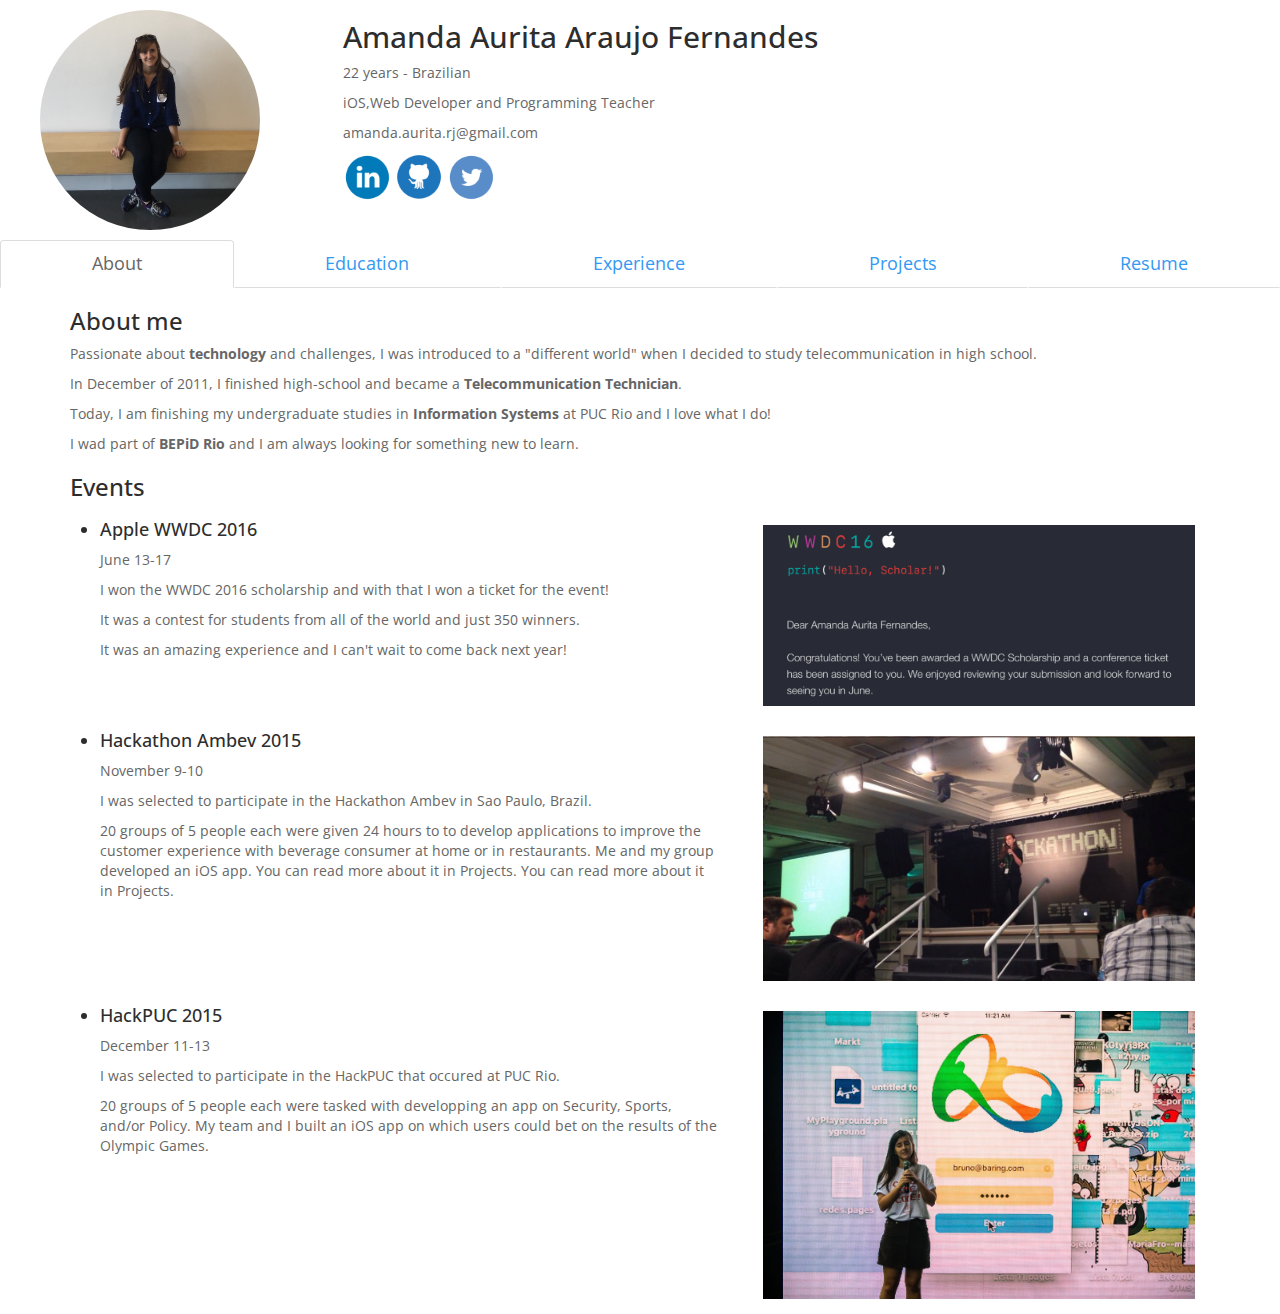
<file: index.html>
<!DOCTYPE html>
<html lang="en">
<head>
    <meta charset="UTF-8">
    <link href="style/bootstrap.css" rel="stylesheet">
    <link href="style/mystyle.css" rel="stylesheet">
    <script src="https://ajax.googleapis.com/ajax/libs/jquery/1.12.4/jquery.min.js"></script>
    <script src="http://maxcdn.bootstrapcdn.com/bootstrap/3.3.6/js/bootstrap.min.js"></script>
    <title>Amanda Aurita's personal website</title>
</head>
<body>

<div class="col-md-12" style="height: 20%">
    <div class="col-md-3">
        <img src="public/atApple.JPG" class="img-circle" alt="Amanda Aurita" id="profilepic">
    </div>
    <div class="col-md-9">
        <h2>Amanda Aurita Araujo Fernandes</h2>
        <p>22 years - Brazilian</p>
        <p>iOS,Web Developer and Programming Teacher</p>
        <p>amanda.aurita.rj@gmail.com</p>
        <a href="https://www.linkedin.com/in/amandaaurita" target="_blank">
            <img alt="Linkedin" src="public/linkedin.png" width="48" height="48">
        </a>
        <a href="https://github.com/amandaaurita" target="_blank">
            <img alt="GitHub" src="public/github.png" width="48" height="48">
        </a>
        <a href="https://twitter.com/amanda_aurita" target="_blank">
            <img alt="Twitter" src="public/twitter.png" width="48" height="48">
        </a>

    </div>


</div>

<ul class="nav nav-tabs nav-justified">
    <li class="active"><a data-toggle="tab" href="#about">About</a></li>
    <li><a data-toggle="tab" href="#education">Education</a></li>
    <li><a data-toggle="tab" href="#experience">Experience</a></li>
    <li><a data-toggle="tab" href="#projects">Projects</a></li>
    <li><a data-toggle="tab" href="#resume">Resume</a></li>
</ul>

<div class="container">
    <div class="tab-content">

        <!-- ABOUT-->
        <div id="about" class="tab-pane fade in active">

            <h3>About me</h3>
            <p>Passionate about <b>technology</b> and challenges, I was introduced to a "different world" when I decided to study telecommunication in high school.</p>
            <p>In December of 2011, I finished high-school and became a <b>Telecommunication Technician</b>.</p>
            <p>Today, I am finishing my undergraduate studies in <b>Information Systems</b> at PUC Rio and I love what I do!</p>
            <p>I wad part of <b>BEPiD Rio</b> and I am always looking for something new to learn.</p>

            <h3>Events</h3>
            <!-- WWDC-->
            <div class="col-md-12">
                <div class="col-md-7">
                    <h5><li> Apple WWDC 2016 </li></h5>
                    <p>June 13-17</p>
                    <p>I won the WWDC 2016 scholarship and with that I won a ticket for the event!</p>
                    <p>It was a contest for students from all of the world and just 350 winners.</p>
                    <p>It was an amazing experience and I can't wait to come back next year!</p>
                </div>
                <div class="col-md-5">
                    <img src="public/wonww.png" alt="WWDC 2016" style="width: 100%; height: 80%; margin: 15px">

                </div>
            </div>

            <!-- AMBEV-->
            <div class="col-md-12">
                <div class="col-md-7">
                    <h5><li> Hackathon Ambev 2015</li></h5>
                    <p>November 9-10</p>
                    <p>I was selected to participate in the Hackathon Ambev in Sao Paulo, Brazil.</p>
                    <p>20 groups of 5 people each were given 24 hours to  to develop applications to improve the customer
                        experience with beverage consumer at home or in restaurants.
                        Me and my group developed an iOS app. You can read more about it in Projects.
                        You can read more about it in Projects.</p>
                </div>
                <div class="col-md-5">
                    <img src="public/ambev.jpg" alt="Hackathon Ambev" style="width: 100%; height: 60%; margin: 15px">
                </div>
            </div>

            <!-- HackPUC-->
            <div class="col-md-12">
                <div class="col-md-7">
                    <h5><li> HackPUC 2015</li></h5>
                    <p>December 11-13</p>
                    <p>I was selected to participate in the HackPUC that occured at PUC Rio.
                    <p>20 groups of 5 people each were tasked with developping an app on Security, Sports, and/or Policy.
                    My team and I built an iOS app on which users could bet on the results of the Olympic Games. </p>

                </div>
                <div class="col-md-5">
                    <img src="public/hp.jpg" alt="HackPUC 2015" style="width: 100%; height: 60%; margin: 15px">
                </div>
            </div>




        </div>

        <!-- EDUCATION -->
        <div id="education" class="tab-pane fade">

            <!-- PUC Rio -->
            <div class="col-md-12">
                <div class="col-md-6">
                    <h3>Pontifical Catholic University of Rio de Janeiro</h3>
                    <p>Bachelor's degree in Information Systems</p>
                    <p>03/2013 - Present</p>
                    <h5><li> About </li></h5>
                    <i>
                        "The PUC-Rio computer courses, which have been steadily evaluated among the best in Brazil,
                        form professionals capable to act in the disputed labor market, which still shows strong and continuous growth."
                        <br>
                        <br>
                        "The bachelor's degree in Information Systems prepares the student to act in the management, development,
                        use and evaluation of current information technologies, which are used within organizations.
                        For this purpose, the course offers a basic formation in Computing, Mathematics and Administration
                        combined with new software development project techniques."

                    </i>

                    <a href="http://www.ctc.puc-rio.br/?pag=cursos#5" target="_blank">Read more</a>


                </div>
                <div class="col-md-6">
                    <img src="public/puc-building.jpg" alt="PUC Rio" id="studiespic">
                    <p>More information at <a href="http://www.puc-rio.br/english/" target="_blank">PUC Rio site</a>.</p>

                </div>
                <div class="col-md-12" style="margin-bottom: 15px">
                    <h5><li> Relevant Classes Taken  </li></h5>
                    <div class="col-md-6" style="margin-bottom: 15px">
                        INF1004 - Programming I <br>
                        INF1008 - Introducing to Computer Architecture <br>
                        INF1009 - Logic for Computation <br>
                        INF1403 - Introduction to HCI <br>
                        INF1006 - Programming II <br>
                        INF1020 - Information Systems Principles <br>
                        MAT1157 - Single Variable Calculus A <br>
                        MAT1158 - Single Variable Calculus B <br>
                        MAT1200 - Linear Algebra <br>
                        INF1010 - Advanced Data Structures <br>
                        INF1012 - Data Modeling <br>
                        INF1018 - Low Level Software <br>
                        INF1019 - Computation Systems <br>
                        ADM1010 - Empresarial Analysis <br>
                        ADM1019 - Finances <br>
                        ADM1006 - Administrative Analysis <br>
                    </div>
                    <div class="col-md-6" style="margin-bottom: 15px">
                        INF1301 - Modular Programming <br>
                        INF1383 - Databases I <br>
                        INF1340 - Databases II <br>
                        INF1341 - Databases III <br>
                        INF1377 - Requirements Engineering <br>
                        INF1631 - Discret Structures <br>
                        INF1636 - Object Oriented Programming <br>
                        MAT1162 - Multivariable Calculus <br>
                        ENG1029 - Probability and Statistic <br>
                        INF1013 - Software Modeling <br>
                        INF1408 - Process Analysis <br>
                        INF1410 - Informatic Project Management <br>
                        INF1626 - Formal Languages and Automatas <br>
                        INF1317 - Computer Network <br>
                        INF1405 - Systems Development <br>
                        INF1407 - WEB Programming <br>
                        INF1413 - Software Test <br>
                    </div>

                </div>


            </div>

            <!-- ETEFEV -->
            <div class="col-md-12">
                <div class="col-md-6">
                    <h3>Technical School Ferreira Viana	</h3>
                    <p>Telecommunication Technician</p>
                    <p>02/2009 - 12/2011</p>
                    <h5><li>About </li></h5>
                    Telecommunication Technician is a professional with high-school degree and technical and scientific training and with practices knowledges in devices,
                    circuits and electronic equipments targeted to telecommunications, with the entitled to exercise planning activities and projects under supervision,
                    installation, operation, control and maintenance of equipment and systems, and demonstrate the ability of  transformation of techniques or environments
                    always aiming to improve the quality of life.


                </div>
                <div class="col-md-6">
                    <img src="public/etefev.jpg" alt="PUC Rio" id="studiespic">

                </div>


                <div class="col-md-12">
                    <br>
                    <h5><li> Studied Subjects  </li></h5>
                    <div class="col-md-4">
                        Technical Drawing  <br>
                        Electricity   <br>
                        Electricity Laboratory   <br>
                        Organisations and Standards  <br>
                        Workplace Safety   <br>
                        Telecommunications Systems   <br>
                    </div>
                    <div class="col-md-4">
                        Analog and Digital Communications <br>
                         Analog and Digital Electronics <br>
                        Analog and Digital electronics Laboratory  <br>
                        Telecommunication Laboratory I  <br>
                         Psychology of Human Relations  <br>
                        Computation Systems <br>

                    </div>
                    <div class="col-md-4">
                        Telephony <br>
                        Optics communications  <br>
                        Free-space Communication  <br>
                        Telecommunication laboratory II <br>
                        Signal processing <br>
                        Television systems <br>
                        Network technology <br>
                    </div>
                </div>

            </div>
        </div>


        <!-- EXPERIENCE-->
        <div id="experience" class="tab-pane fade">


            <div class="col-md-6" style="border-right: 1px solid lightskyblue">
                <h3>BEPiD - Brazil Education Program for iOS Development</h3>
                <p>iOS Developer</p>
                <p>11/2014 - 12/2015</p>
                <p>This program is where I was first introduced to <b>iOS</b> development. I started with <b>Objective-C</b>,
                    with which three colleagues and I built an education app for children.
                    Following that project, I started learning Swift. I love it, so I've used it to build most
                    of the apps I've made.</p>
                <p>After that, still at the beginning of the project, I started learning <b>swift</b>.
                    I loved this language, so I used to  make the most apps that I have.</p>
                <p> I also learned the CBL - Challenge Based Learning.
                    You can read more about it <a href="http://www.challengebasedlearning.org/pages/welcome" target="_blank">here</a>. </p>

            </div>
            <div class="col-md-6">
                <h3>Greentec Telecommunication and Informatics Services </h3>
                <p>Telecommunication Technician (Trainee)</p>
                <p>11/2012 - 03/2013</p>
                <p>Activities: Maintenance and configuration of telephone exchanges software,
                    network deployment and structured cabling in commercial buildings and residences ,
                    network certification.
                </p>

            </div>




        </div>

        <!-- PROJECTS -->
        <div id="projects" class="tab-pane fade">

            <!-- iOS -->
            <h3>iOS Projects</h3>
            <p>Apps made in challenges at BEPiD</p>

            <!-- We Can Move-->
            <div class="col-md-12" style="border-bottom: 1px solid gainsboro">
                <div class="col-md-9" >
                    <h5><li>We Can Move </li></h5>
                    <p>This app was made with more 2 people on a 2 week challenge with free theme.
                        So, me and my team decided to do something that represent us: Music, Dance and Creativity.
                    We think about an app that the user could come up with a choreography by moving your arms and then,
                    the opponent will have to mimic your movements as best as he can. </p>
                    <p>This app was made in <b>swift</b>. We used the <b>Core Motion</b> Framework to capture
                        the movements and the <b>Av Foundation Framework</b> for the music.</p>
                    <p>You can download the We Can Move app at the <a href="https://itunes.apple.com/us/app/we-can-move/id1005996193?ls=1&mt=8" target="_blank">App Store</a>.</p>
                </div>
                <div class="col-md-3">
                    <img src="public/iOS1.PNG" alt="We Can Move" id="appPhoto">
                </div>
            </div>

            <!-- DayPic -->
            <div class="col-md-12" style="border-bottom: 1px solid gainsboro">
                <div class="col-md-9">
                    <h5><li>Day Pic </li></h5>
                    <p>This app was made with more 4 people on a 3 week challenge.
                        It is an entertainment app to take pictures and make a timelapse with them. </p>
                    <p>How it works: You create an album, and take some pictures.
                        The app will make for you a timelapse video and then you will be able to store on your iPhone and share with people. </p>
                    <p>This app was made in <b>swift</b>. We used the <b>Core Data</b> Framework to save the photos, <b>EventKit</b>, <b>CoreGraphics</b> and other Frameworks.</p>
                    <p>You can download the DayPic app at the <a href="https://itunes.apple.com/br/app/daypic-moments-timelapse-video/id1055750052?l=en&mt=8" target="_blank">App Store</a>.</p>
                </div>
                <div class="col-md-3">
                    <img src="public/iOS2.PNG" alt="DayPic" id="appPhoto">
                </div>
            </div>

            <!-- Tutti Doces -->
            <div class="col-md-12" style="border-bottom: 1px solid gainsboro" >
                <div class="col-md-9">
                    <h5><li>Tutti Doces</li></h5>
                    <p>I made this app on a 3 day challenge at BEPiD.
                        The theme was free, so I decided to make an app about my candy brand. </p>
                    <p>People can see my history, the candys that I sell and call me through the app.</p>
                    <p>You can download the TuttiDoces app at the <a href="https://itunes.apple.com/br/app/tuttidoces/id992237371?l=en&mt=8" target="_blank">App Store</a>.</p>
                </div>
                <div class="col-md-3">
                    <img src="public/iOS3.PNG" alt="Tutti Doces" id="appPhoto">
                </div>
            </div>

            <!-- Reduce, Reuse, Recycle -->
            <div class="col-md-12" style="border-bottom: 1px solid gainsboro" >
                <div class="col-md-6">
                    <h5><li>Reduce, Reuse, Recycle</li></h5>
                    <p>This is an iPad educational game for kids to learn how to recycle. </p>
                    <p>This app was made in <b>objective-c </b> and this was my first iOS app.</p>
                    <p>How it works: In each level you can see a lot of trash inside the scenario.
                        You have to select each of them and drag to the correct trash can. </p>
                </div>
                <div class="col-md-3">
                    <img src="public/rrr1.PNG" alt="Reduce, Reuse, Recycle" id="rrr">

                </div>
                <div class="col-md-3">
                    <img src="public/rrr2.PNG" alt="Reduce, Reuse, Recycle" id="rrr">
                </div>
            </div>

            <!-- Cerva-se -->
            <div class="col-md-12" style="border-bottom: 1px solid gainsboro" >
                <div class="col-md-9">
                    <h5><li>Cerva-se</li></h5>
                    <p>This was the app I made at Ambev Hackathon. </p>
                    <p>This hachathon was like a startup weekend. So we had to think about a problem, validate the problem,
                        develop a solution and then validade the solution.</p>
                    <p>Me and my team developed an iOs App in swift called Cerva-se. With it you don`t need wait for a waiter at a restaurante.
                        You can just choose the drink you want, pay with the app and get your drink (beer) with an QRCode. </p>
                </div>
                <div class="col-md-3">
                    <img src="public/cervase.png" alt="Cerva-se" id="appPhoto">
                </div>
            </div>

            <!-- MOC -->
            <div class="col-md-12" style="border-bottom: 1px solid gainsboro; margin-bottom: 15px">
                <div class="col-md-9">
                    <h5><li>MOC </li></h5>
                    <p>This app was my final project at BEPiD and I made it with 3 more people.</p>
                    <p>The idea of this app is to schedule surgery. You have to fill up the surgery form and send to the Hospital. </p>
                    <p>We mad this app with swift. We used <b>Core Data</b> and the <b>PostgreSQL</b> Database to send the data to the web server.
                        We used <b>PHP</b> on the server side. </p>
                    <!-- https://www.youtube.com/watch?v=LitroLiUXGc -->
                </div>
                <div class="col-md-3">
                    <img src="public/iOS4.PNG" alt="MOC" id="appPhoto" style="border: 1px solid lightskyblue">
                </div>
            </div>

            <!-- PUC -->
            <h3>PUC Projects</h3>
            <p>These are the projects I made in some subjects at school</p>

            <!-- SSS -->
            <div class="col-md-12" style="border-bottom: 1px solid gainsboro">
                <h5><li>SSS - Schedule Surgery System</li></h5>
                <div class="col-md-6">
                    <p>This project I developed on the INF1405 - Systems Development subject where I had to choose
                        a system do model and developed. So I decided to make a <b>WEB</b> project for the MOC app that I had
                        developed at BEPiD.</p>
                    <p> This is a schedule surgery system with two WEB sites, one for the hospital and another for the doctors.</p>
                    <p> The doctor fill up the surgery form and send to the hospital. The hospital can change the status and accept or not the surgery.</p>
                    <p>I made this system with <b>HTML</b>, <b>CSS/Bootstrap</b>, <b>Java Script</b>, <b>MeteorJS</b> Framework and <b>MongoDB</b>. </p>

                </div>
                <div class="col-md-6">
                    <div class="col-md-6">
                        <img src="public/sss.png" alt="Schedule Surgery System" id="pucProject">
                    </div>
                    <div class="col-md-6">
                        <img src="public/sss1.png" alt="Schedule Surgery System"  id="pucProject" style="border: none; margin-bottom: 15px">
                    </div>
                </div>
            </div>

            <!-- WAR -->
            <div class="col-md-12" style="border-bottom: 1px solid gainsboro">
                <h5><li>WAR</li></h5>
                <div class="col-md-6">
                    <p>I made this project on the INF1301 - Modular Programming subject where
                        I had to develop the entire WAR Game for desktop in <b>Java</b>.</p>
                    <p>
                        You have to choose a minimum of three players. The game will give to you the order and then,
                        when you start the game, it will give randomically the territories and the goal for each player.
                        The circles are the armies. All the rules were implemented: The first round, each player choose
                        where to put the armies; From the second level, the player can attack order player in order to conquer
                        a territory; The dice were implemented and the territories card too.
                    </p>
                </div>
                <div class="col-md-3">
                    <img src="public/war1.png" alt="WAR" id="pucProject" style="margin-bottom: 15px">
                </div>
                <div class="col-md-3">
                    <img src="public/war2.png" alt="WAR"  id="pucProject" style="margin-bottom: 15px">
                </div>



            </div>

        </div>


        <!-- RESUME -->
        <div id="resume" class="tab-pane fade">
            <div class="col-md-12" id="top">
                <h2>Amanda Aurita Araujo Fernandes</h2>
                <p>Brazilian - 1994/02/27 <br>
                    C: +55 21 987306920 <br>
                    E-mail: amanda.aurita.rj@gmail.com  <br>
                    Linkedin: www.linkedin.com/in/amandaaurita  <br>
                    Github: https://github.com/amandaaurita </p>
            </div>

            <h3>Education</h3>
            <div class="col-md-12" style="border-top: 1px solid darkgray; margin-bottom: 15px">
                <h4>Pontifical Catholic University of Rio de Janeiro</h4>
                <h5>Bachelor: Information System </h5>
                <p>2013 - 2017 </p>
                <p>Rio de Janeiro - Rio de Janeiro, Brazil </p>

                <h4>Technical School Ferreira Viana</h4>
                <h5>Technician: Telecommunication</h5>
                <p>2009 - 2011</p>
                <p>Rio de Janeiro - Rio de Janeiro, Brazil </p>

            </div>

            <h3>Work Experience</h3>
            <div class="col-md-12" style="border-top: 1px solid darkgray; margin-bottom: 15px">
                <h4>Brazil Education Program for iOS Development</h4>
                <h5>iOS Developer</h5>
                <p>November 2014 to December 2015 </p>
                <p>Rio de Janeiro - Rio de Janeiro </p>
                <p>Mobile development with Objective-C and Swift. 3 apps published on the AppStore. </p>

                <h4>Greentec Telecommunication and Informatics Services </h4>
                <h5>Telecommunication Technician (Trainee)</h5>
                <p>November 2012 to March 2013 </p>
                <p>Rio de Janeiro - Rio de Janeiro, Brazil </p>
                <p>Maintenance and configuration of telephone exchanges software, network deployment and structured cabling in commercial buildings and residences , network certification.</p>
            </div>

            <h3>Technical Skills </h3>
            <div class="col-md-12" style="border-top: 1px solid darkgray; margin-bottom: 15px">
                <ul style="margin: 15px;">
                    <li>Desktop Development: <b>Java, C, Delphi, C++ </b> </li>
                    <li>iOS Development: <b>Swift, Objective-C, Cocoa Touch, Auto Layout</b></li>
                    <li>Front-End Web Development: <b>HTML, CSS / Bootstrap, JavaScript / JQuery</b></li>
                    <li>Back-End Web Development: <b>Php, Java Web, MeteorJS </b></li>
                    <li>Databases: <b>PostgreSQL, MySQL, Oracle, MongoDB</b></li>
                </ul>

            </div>

            <h3>Honors and Awards</h3>
            <div class="col-md-12" style="border-top: 1px solid darkgray; margin-bottom: 15px">
                <ul style="margin: 15px;">
                    <li>Apple Worldwide Developer Conference Scholarship Winner 2016</li>
                    <li>Participation at Hackathon Ambev - November 2015 in Sao Paulo - Brazil</li>
                </ul>
            </div>


        </div>
    </div>
</div>


</body>
</html>
</file>
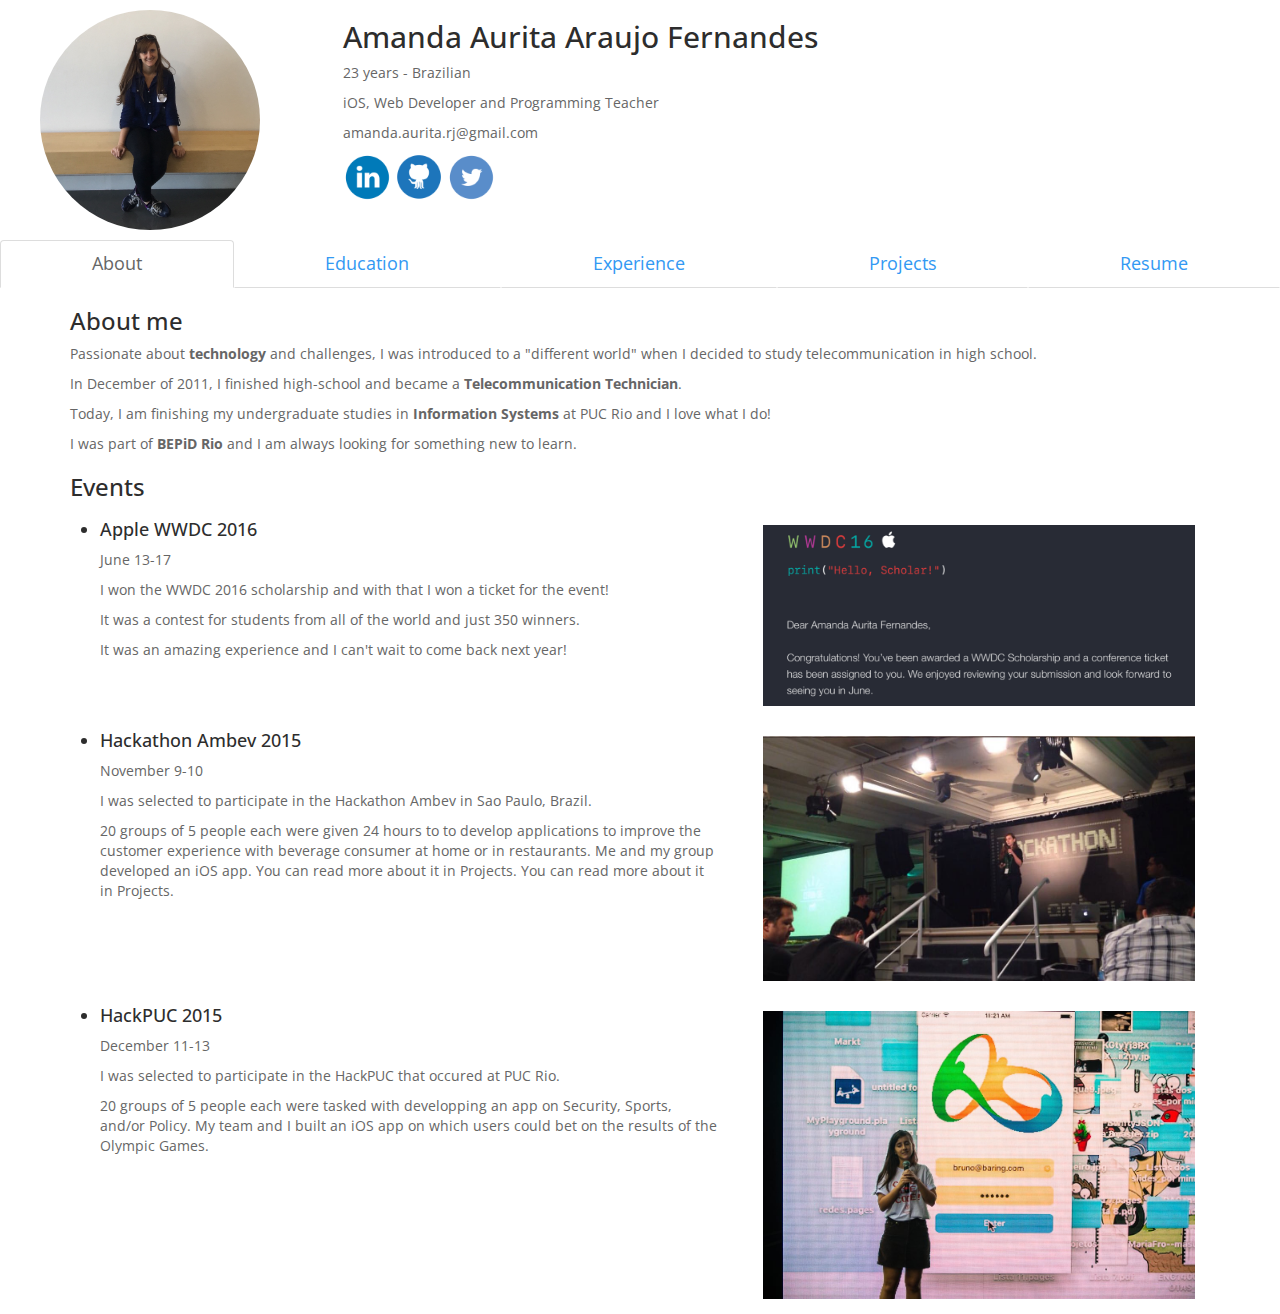
<file: site/index.html>
<!DOCTYPE html>
<html lang="en">
<head>
    <meta charset="UTF-8">
    <link href="style/bootstrap.css" rel="stylesheet">
    <link href="style/mystyle.css" rel="stylesheet">
    <script src="https://ajax.googleapis.com/ajax/libs/jquery/1.12.4/jquery.min.js"></script>
    <script src="http://maxcdn.bootstrapcdn.com/bootstrap/3.3.6/js/bootstrap.min.js"></script>
    <title>Amanda Aurita's personal website</title>
</head>
<body>

<div class="col-md-12" style="height: 20%">
    <div class="col-md-3">
        <img src="public/atApple.JPG" class="img-circle" alt="Amanda Aurita" id="profilepic">
    </div>
    <div class="col-md-9">
        <h2>Amanda Aurita Araujo Fernandes</h2>
        <p>23 years - Brazilian</p>
        <p>iOS, Web Developer and Programming Teacher</p>
        <p>amanda.aurita.rj@gmail.com</p>
        <a href="https://www.linkedin.com/in/amandaaurita" target="_blank">
            <img alt="Linkedin" src="public/linkedin.png" width="48" height="48">
        </a>
        <a href="https://github.com/amandaaurita" target="_blank">
            <img alt="GitHub" src="public/github.png" width="48" height="48">
        </a>
        <a href="https://twitter.com/amanda_aurita" target="_blank">
            <img alt="Twitter" src="public/twitter.png" width="48" height="48">
        </a>

    </div>


</div>

<ul class="nav nav-tabs nav-justified">
    <li class="active"><a data-toggle="tab" href="#about">About</a></li>
    <li><a data-toggle="tab" href="#education">Education</a></li>
    <li><a data-toggle="tab" href="#experience">Experience</a></li>
    <li><a data-toggle="tab" href="#projects">Projects</a></li>
    <li><a data-toggle="tab" href="#resume">Resume</a></li>
</ul>

<div class="container">
    <div class="tab-content">

        <!-- ABOUT-->
        <div id="about" class="tab-pane fade in active">

            <h3>About me</h3>
            <p>Passionate about <b>technology</b> and challenges, I was introduced to a "different world" when I decided to study telecommunication in high school.</p>
            <p>In December of 2011, I finished high-school and became a <b>Telecommunication Technician</b>.</p>
            <p>Today, I am finishing my undergraduate studies in <b>Information Systems</b> at PUC Rio and I love what I do!</p>
            <p>I was part of <b>BEPiD Rio</b> and I am always looking for something new to learn.</p>

            <h3>Events</h3>
            <!-- WWDC-->
            <div class="col-md-12">
                <div class="col-md-7">
                    <h5><li> Apple WWDC 2016 </li></h5>
                    <p>June 13-17</p>
                    <p>I won the WWDC 2016 scholarship and with that I won a ticket for the event!</p>
                    <p>It was a contest for students from all of the world and just 350 winners.</p>
                    <p>It was an amazing experience and I can't wait to come back next year!</p>
                </div>
                <div class="col-md-5">
                    <img src="public/wonww.png" alt="WWDC 2016" style="width: 100%; height: 80%; margin: 15px">

                </div>
            </div>

            <!-- AMBEV-->
            <div class="col-md-12">
                <div class="col-md-7">
                    <h5><li> Hackathon Ambev 2015</li></h5>
                    <p>November 9-10</p>
                    <p>I was selected to participate in the Hackathon Ambev in Sao Paulo, Brazil.</p>
                    <p>20 groups of 5 people each were given 24 hours to  to develop applications to improve the customer
                        experience with beverage consumer at home or in restaurants.
                        Me and my group developed an iOS app. You can read more about it in Projects.
                        You can read more about it in Projects.</p>
                </div>
                <div class="col-md-5">
                    <img src="public/ambev.jpg" alt="Hackathon Ambev" style="width: 100%; height: 60%; margin: 15px">
                </div>
            </div>

            <!-- HackPUC-->
            <div class="col-md-12">
                <div class="col-md-7">
                    <h5><li> HackPUC 2015</li></h5>
                    <p>December 11-13</p>
                    <p>I was selected to participate in the HackPUC that occured at PUC Rio.
                    <p>20 groups of 5 people each were tasked with developping an app on Security, Sports, and/or Policy.
                    My team and I built an iOS app on which users could bet on the results of the Olympic Games. </p>

                </div>
                <div class="col-md-5">
                    <img src="public/hp.jpg" alt="HackPUC 2015" style="width: 100%; height: 60%; margin: 15px">
                </div>
            </div>




        </div>

        <!-- EDUCATION -->
        <div id="education" class="tab-pane fade">

            <!-- PUC Rio -->
            <div class="col-md-12">
                <div class="col-md-6">
                    <h3>Pontifical Catholic University of Rio de Janeiro</h3>
                    <p>Bachelor's degree in Information Systems</p>
                    <p>03/2013 - Present</p>
                    <h5><li> About </li></h5>
                    <i>
                        "The PUC-Rio computer courses, which have been steadily evaluated among the best in Brazil,
                        form professionals capable to act in the disputed labor market, which still shows strong and continuous growth."
                        <br>
                        <br>
                        "The bachelor's degree in Information Systems prepares the student to act in the management, development,
                        use and evaluation of current information technologies, which are used within organizations.
                        For this purpose, the course offers a basic formation in Computing, Mathematics and Administration
                        combined with new software development project techniques."

                    </i>

                    <a href="http://www.ctc.puc-rio.br/?pag=cursos#5" target="_blank">Read more</a>


                </div>
                <div class="col-md-6">
                    <img src="public/puc-building.jpg" alt="PUC Rio" id="studiespic">
                    <p>More information at <a href="http://www.puc-rio.br/english/" target="_blank">PUC Rio site</a>.</p>

                </div>
                <div class="col-md-12" style="margin-bottom: 15px">
                    <h5><li> Relevant Classes Taken  </li></h5>
                    <div class="col-md-6" style="margin-bottom: 15px">
                        INF1004 - Programming I <br>
                        INF1008 - Introducing to Computer Architecture <br>
                        INF1009 - Logic for Computation <br>
                        INF1403 - Introduction to HCI <br>
                        INF1006 - Programming II <br>
                        INF1020 - Information Systems Principles <br>
                        MAT1157 - Single Variable Calculus A <br>
                        MAT1158 - Single Variable Calculus B <br>
                        MAT1200 - Linear Algebra <br>
                        INF1010 - Advanced Data Structures <br>
                        INF1012 - Data Modeling <br>
                        INF1018 - Low Level Software <br>
                        INF1019 - Computation Systems <br>
                        ADM1010 - Empresarial Analysis <br>
                        ADM1019 - Finances <br>
                        ADM1006 - Administrative Analysis <br>
                    </div>
                    <div class="col-md-6" style="margin-bottom: 15px">
                        INF1301 - Modular Programming <br>
                        INF1383 - Databases I <br>
                        INF1340 - Databases II <br>
                        INF1341 - Databases III <br>
                        INF1377 - Requirements Engineering <br>
                        INF1631 - Discret Structures <br>
                        INF1636 - Object Oriented Programming <br>
                        MAT1162 - Multivariable Calculus <br>
                        ENG1029 - Probability and Statistic <br>
                        INF1013 - Software Modeling <br>
                        INF1408 - Process Analysis <br>
                        INF1410 - Informatic Project Management <br>
                        INF1626 - Formal Languages and Automatas <br>
                        INF1317 - Computer Network <br>
                        INF1405 - Systems Development <br>
                        INF1407 - WEB Programming <br>
                        INF1413 - Software Test <br>
                    </div>

                </div>


            </div>

            <!-- ETEFEV -->
            <div class="col-md-12">
                <div class="col-md-6">
                    <h3>Technical School Ferreira Viana	</h3>
                    <p>Telecommunication Technician</p>
                    <p>02/2009 - 12/2011</p>
                    <h5><li>About </li></h5>
                    Telecommunication Technician is a professional with high-school degree and technical and scientific training and with practices knowledges in devices,
                    circuits and electronic equipments targeted to telecommunications, with the entitled to exercise planning activities and projects under supervision,
                    installation, operation, control and maintenance of equipment and systems, and demonstrate the ability of  transformation of techniques or environments
                    always aiming to improve the quality of life.


                </div>
                <div class="col-md-6">
                    <img src="public/etefev.jpg" alt="PUC Rio" id="studiespic">

                </div>


                <div class="col-md-12">
                    <br>
                    <h5><li> Studied Subjects  </li></h5>
                    <div class="col-md-4">
                        Technical Drawing  <br>
                        Electricity   <br>
                        Electricity Laboratory   <br>
                        Organisations and Standards  <br>
                        Workplace Safety   <br>
                        Telecommunications Systems   <br>
                    </div>
                    <div class="col-md-4">
                        Analog and Digital Communications <br>
                         Analog and Digital Electronics <br>
                        Analog and Digital electronics Laboratory  <br>
                        Telecommunication Laboratory I  <br>
                         Psychology of Human Relations  <br>
                        Computation Systems <br>

                    </div>
                    <div class="col-md-4">
                        Telephony <br>
                        Optics communications  <br>
                        Free-space Communication  <br>
                        Telecommunication laboratory II <br>
                        Signal processing <br>
                        Television systems <br>
                        Network technology <br>
                    </div>
                </div>

            </div>
        </div>


        <!-- EXPERIENCE-->
        <div id="experience" class="tab-pane fade">


            <div class="col-md-6" style="border-right: 1px solid lightskyblue">
                <h3>BEPiD - Brazil Education Program for iOS Development</h3>
                <p>iOS Developer</p>
                <p>11/2014 - 12/2015</p>
                <p>This program is where I was first introduced to <b>iOS</b> development. I started with <b>Objective-C</b>,
                    with which three colleagues and I built an education app for children.
                    Following that project, I started learning Swift. I love it, so I've used it to build most
                    of the apps I've made.</p>
                <p>After that, still at the beginning of the project, I started learning <b>swift</b>.
                    I loved this language, so I used to  make the most apps that I have.</p>
                <p> I also learned the CBL - Challenge Based Learning.
                    You can read more about it <a href="http://www.challengebasedlearning.org/pages/welcome" target="_blank">here</a>. </p>

            </div>
            <div class="col-md-6">
                <h3>Greentec Telecommunication and Informatics Services </h3>
                <p>Telecommunication Technician (Trainee)</p>
                <p>11/2012 - 03/2013</p>
                <p>Activities: Maintenance and configuration of telephone exchanges software,
                    network deployment and structured cabling in commercial buildings and residences ,
                    network certification.
                </p>

            </div>




        </div>

        <!-- PROJECTS -->
        <div id="projects" class="tab-pane fade">

            <!-- iOS -->
            <h3>iOS Projects</h3>
            <p>Apps made in challenges at BEPiD</p>

            <!-- We Can Move-->
            <div class="col-md-12" style="border-bottom: 1px solid gainsboro">
                <div class="col-md-9" >
                    <h5><li>We Can Move </li></h5>
                    <p>This app was made with more 2 people on a 2 week challenge with free theme.
                        So, me and my team decided to do something that represent us: Music, Dance and Creativity.
                    We think about an app that the user could come up with a choreography by moving your arms and then,
                    the opponent will have to mimic your movements as best as he can. </p>
                    <p>This app was made in <b>swift</b>. We used the <b>Core Motion</b> Framework to capture
                        the movements and the <b>Av Foundation Framework</b> for the music.</p>
                    <p>You can download the We Can Move app at the <a href="https://itunes.apple.com/us/app/we-can-move/id1005996193?ls=1&mt=8" target="_blank">App Store</a>.</p>
                </div>
                <div class="col-md-3">
                    <img src="public/iOS1.PNG" alt="We Can Move" id="appPhoto">
                </div>
            </div>

            <!-- DayPic -->
            <div class="col-md-12" style="border-bottom: 1px solid gainsboro">
                <div class="col-md-9">
                    <h5><li>Day Pic </li></h5>
                    <p>This app was made with more 4 people on a 3 week challenge.
                        It is an entertainment app to take pictures and make a timelapse with them. </p>
                    <p>How it works: You create an album, and take some pictures.
                        The app will make for you a timelapse video and then you will be able to store on your iPhone and share with people. </p>
                    <p>This app was made in <b>swift</b>. We used the <b>Core Data</b> Framework to save the photos, <b>EventKit</b>, <b>CoreGraphics</b> and other Frameworks.</p>
                    <p>You can download the DayPic app at the <a href="https://itunes.apple.com/br/app/daypic-moments-timelapse-video/id1055750052?l=en&mt=8" target="_blank">App Store</a>.</p>
                </div>
                <div class="col-md-3">
                    <img src="public/iOS2.PNG" alt="DayPic" id="appPhoto">
                </div>
            </div>

            <!-- Tutti Doces -->
            <div class="col-md-12" style="border-bottom: 1px solid gainsboro" >
                <div class="col-md-9">
                    <h5><li>Tutti Doces</li></h5>
                    <p>I made this app on a 3 day challenge at BEPiD.
                        The theme was free, so I decided to make an app about my candy brand. </p>
                    <p>People can see my history, the candys that I sell and call me through the app.</p>
                    <p>You can download the TuttiDoces app at the <a href="https://itunes.apple.com/br/app/tuttidoces/id992237371?l=en&mt=8" target="_blank">App Store</a>.</p>
                </div>
                <div class="col-md-3">
                    <img src="public/iOS3.PNG" alt="Tutti Doces" id="appPhoto">
                </div>
            </div>

            <!-- Reduce, Reuse, Recycle -->
            <div class="col-md-12" style="border-bottom: 1px solid gainsboro" >
                <div class="col-md-6">
                    <h5><li>Reduce, Reuse, Recycle</li></h5>
                    <p>This is an iPad educational game for kids to learn how to recycle. </p>
                    <p>This app was made in <b>objective-c </b> and this was my first iOS app.</p>
                    <p>How it works: In each level you can see a lot of trash inside the scenario.
                        You have to select each of them and drag to the correct trash can. </p>
                </div>
                <div class="col-md-3">
                    <img src="public/rrr1.PNG" alt="Reduce, Reuse, Recycle" id="rrr">

                </div>
                <div class="col-md-3">
                    <img src="public/rrr2.PNG" alt="Reduce, Reuse, Recycle" id="rrr">
                </div>
            </div>

            <!-- Cerva-se -->
            <div class="col-md-12" style="border-bottom: 1px solid gainsboro" >
                <div class="col-md-9">
                    <h5><li>Cerva-se</li></h5>
                    <p>This was the app I made at Ambev Hackathon. </p>
                    <p>This hachathon was like a startup weekend. So we had to think about a problem, validate the problem,
                        develop a solution and then validade the solution.</p>
                    <p>Me and my team developed an iOs App in swift called Cerva-se. With it you don`t need wait for a waiter at a restaurante.
                        You can just choose the drink you want, pay with the app and get your drink (beer) with an QRCode. </p>
                </div>
                <div class="col-md-3">
                    <img src="public/cervase.png" alt="Cerva-se" id="appPhoto">
                </div>
            </div>

            <!-- MOC -->
            <div class="col-md-12" style="border-bottom: 1px solid gainsboro; margin-bottom: 15px">
                <div class="col-md-9">
                    <h5><li>MOC </li></h5>
                    <p>This app was my final project at BEPiD and I made it with 3 more people.</p>
                    <p>The idea of this app is to schedule surgery. You have to fill up the surgery form and send to the Hospital. </p>
                    <p>We mad this app with swift. We used <b>Core Data</b> and the <b>PostgreSQL</b> Database to send the data to the web server.
                        We used <b>PHP</b> on the server side. </p>
                    <!-- https://www.youtube.com/watch?v=LitroLiUXGc -->
                </div>
                <div class="col-md-3">
                    <img src="public/iOS4.PNG" alt="MOC" id="appPhoto" style="border: 1px solid lightskyblue">
                </div>
            </div>

            <!-- PUC -->
            <h3>PUC Projects</h3>
            <p>These are the projects I made in some subjects at school</p>

            <!-- SSS -->
            <div class="col-md-12" style="border-bottom: 1px solid gainsboro">
                <h5><li>SSS - Schedule Surgery System</li></h5>
                <div class="col-md-6">
                    <p>This project I developed on the INF1405 - Systems Development subject where I had to choose
                        a system do model and developed. So I decided to make a <b>WEB</b> project for the MOC app that I had
                        developed at BEPiD.</p>
                    <p> This is a schedule surgery system with two WEB sites, one for the hospital and another for the doctors.</p>
                    <p> The doctor fill up the surgery form and send to the hospital. The hospital can change the status and accept or not the surgery.</p>
                    <p>I made this system with <b>HTML</b>, <b>CSS/Bootstrap</b>, <b>Java Script</b>, <b>MeteorJS</b> Framework and <b>MongoDB</b>. </p>

                </div>
                <div class="col-md-6">
                    <div class="col-md-6">
                        <img src="public/sss.png" alt="Schedule Surgery System" id="pucProject">
                    </div>
                    <div class="col-md-6">
                        <img src="public/sss1.png" alt="Schedule Surgery System"  id="pucProject" style="border: none; margin-bottom: 15px">
                    </div>
                </div>
            </div>

            <!-- WAR -->
            <div class="col-md-12" style="border-bottom: 1px solid gainsboro">
                <h5><li>WAR</li></h5>
                <div class="col-md-6">
                    <p>I made this project on the INF1301 - Modular Programming subject where
                        I had to develop the entire WAR Game for desktop in <b>Java</b>.</p>
                    <p>
                        You have to choose a minimum of three players. The game will give to you the order and then,
                        when you start the game, it will give randomically the territories and the goal for each player.
                        The circles are the armies. All the rules were implemented: The first round, each player choose
                        where to put the armies; From the second level, the player can attack order player in order to conquer
                        a territory; The dice were implemented and the territories card too.
                    </p>
                </div>
                <div class="col-md-3">
                    <img src="public/war1.png" alt="WAR" id="pucProject" style="margin-bottom: 15px">
                </div>
                <div class="col-md-3">
                    <img src="public/war2.png" alt="WAR"  id="pucProject" style="margin-bottom: 15px">
                </div>



            </div>

        </div>


        <!-- RESUME -->
        <div id="resume" class="tab-pane fade">
            <div class="col-md-12" id="top">
                <h2>Amanda Aurita Araujo Fernandes</h2>
                <p>Brazilian - 1994/02/27 <br>
                    C: +55 21 987306920 <br>
                    E-mail: amanda.aurita.rj@gmail.com  <br>
                    Linkedin: www.linkedin.com/in/amandaaurita  <br>
                    Github: https://github.com/amandaaurita </p>
            </div>

            <h3>Education</h3>
            <div class="col-md-12" style="border-top: 1px solid darkgray; margin-bottom: 15px">
                <h4>Pontifical Catholic University of Rio de Janeiro</h4>
                <h5>Bachelor: Information System </h5>
                <p>2013 - 2017 </p>
                <p>Rio de Janeiro - Rio de Janeiro, Brazil </p>

                <h4>Technical School Ferreira Viana</h4>
                <h5>Technician: Telecommunication</h5>
                <p>2009 - 2011</p>
                <p>Rio de Janeiro - Rio de Janeiro, Brazil </p>

            </div>

            <h3>Work Experience</h3>
            <div class="col-md-12" style="border-top: 1px solid darkgray; margin-bottom: 15px">
                <h4>Brazil Education Program for iOS Development</h4>
                <h5>iOS Developer</h5>
                <p>November 2014 to December 2015 </p>
                <p>Rio de Janeiro - Rio de Janeiro </p>
                <p>Mobile development with Objective-C and Swift. 3 apps published on the AppStore. </p>

                <h4>Greentec Telecommunication and Informatics Services </h4>
                <h5>Telecommunication Technician (Trainee)</h5>
                <p>November 2012 to March 2013 </p>
                <p>Rio de Janeiro - Rio de Janeiro, Brazil </p>
                <p>Maintenance and configuration of telephone exchanges software, network deployment and structured cabling in commercial buildings and residences , network certification.</p>
            </div>

            <h3>Technical Skills </h3>
            <div class="col-md-12" style="border-top: 1px solid darkgray; margin-bottom: 15px">
                <ul style="margin: 15px;">
                    <li>Desktop Development: <b>Java, C, Delphi, C++ </b> </li>
                    <li>iOS Development: <b>Swift, Objective-C, Cocoa Touch, Auto Layout</b></li>
                    <li>Front-End Web Development: <b>HTML, CSS / Bootstrap, JavaScript / JQuery</b></li>
                    <li>Back-End Web Development: <b>Php, Java Web, MeteorJS </b></li>
                    <li>Databases: <b>PostgreSQL, MySQL, Oracle, MongoDB</b></li>
                </ul>

            </div>

            <h3>Honors and Awards</h3>
            <div class="col-md-12" style="border-top: 1px solid darkgray; margin-bottom: 15px">
                <ul style="margin: 15px;">
                    <li>Apple Worldwide Developer Conference Scholarship Winner 2016</li>
                    <li>Participation at Hackathon Ambev - November 2015 in Sao Paulo - Brazil</li>
                </ul>
            </div>


        </div>
    </div>
</div>


</body>
</html>
</file>
<file: style/mystyle.css>
#profilepic{
    width: 220px;
    height: 220px;
    margin: 10px;
}
#studiespic{
    width: 90%;
    height: 80%;
    margin-top: 20px;
}

#appPhoto{
    width:50%;
    height: 90%;
    margin: 10px;
}

#pucProject{
    width: 100%;
    height: 90%;
    border: 1px solid gainsboro;
}

#rrr{
    width: 100%;
    height: 90%;
    margin: 10px;
}

#top{
    text-align: center;
}


li{
  font-size: 18px;
}
</file>
<file: site/style/mystyle.css>
#profilepic{
    width: 220px;
    height: 220px;
    margin: 10px;
}
#studiespic{
    width: 90%;
    height: 80%;
    margin-top: 20px;
}

#appPhoto{
    width:50%;
    height: 90%;
    margin: 10px;
}

#pucProject{
    width: 100%;
    height: 90%;
    border: 1px solid gainsboro;
}

#rrr{
    width: 100%;
    height: 90%;
    margin: 10px;
}

#top{
    text-align: center;
}


li{
  font-size: 18px;
}
</file>
